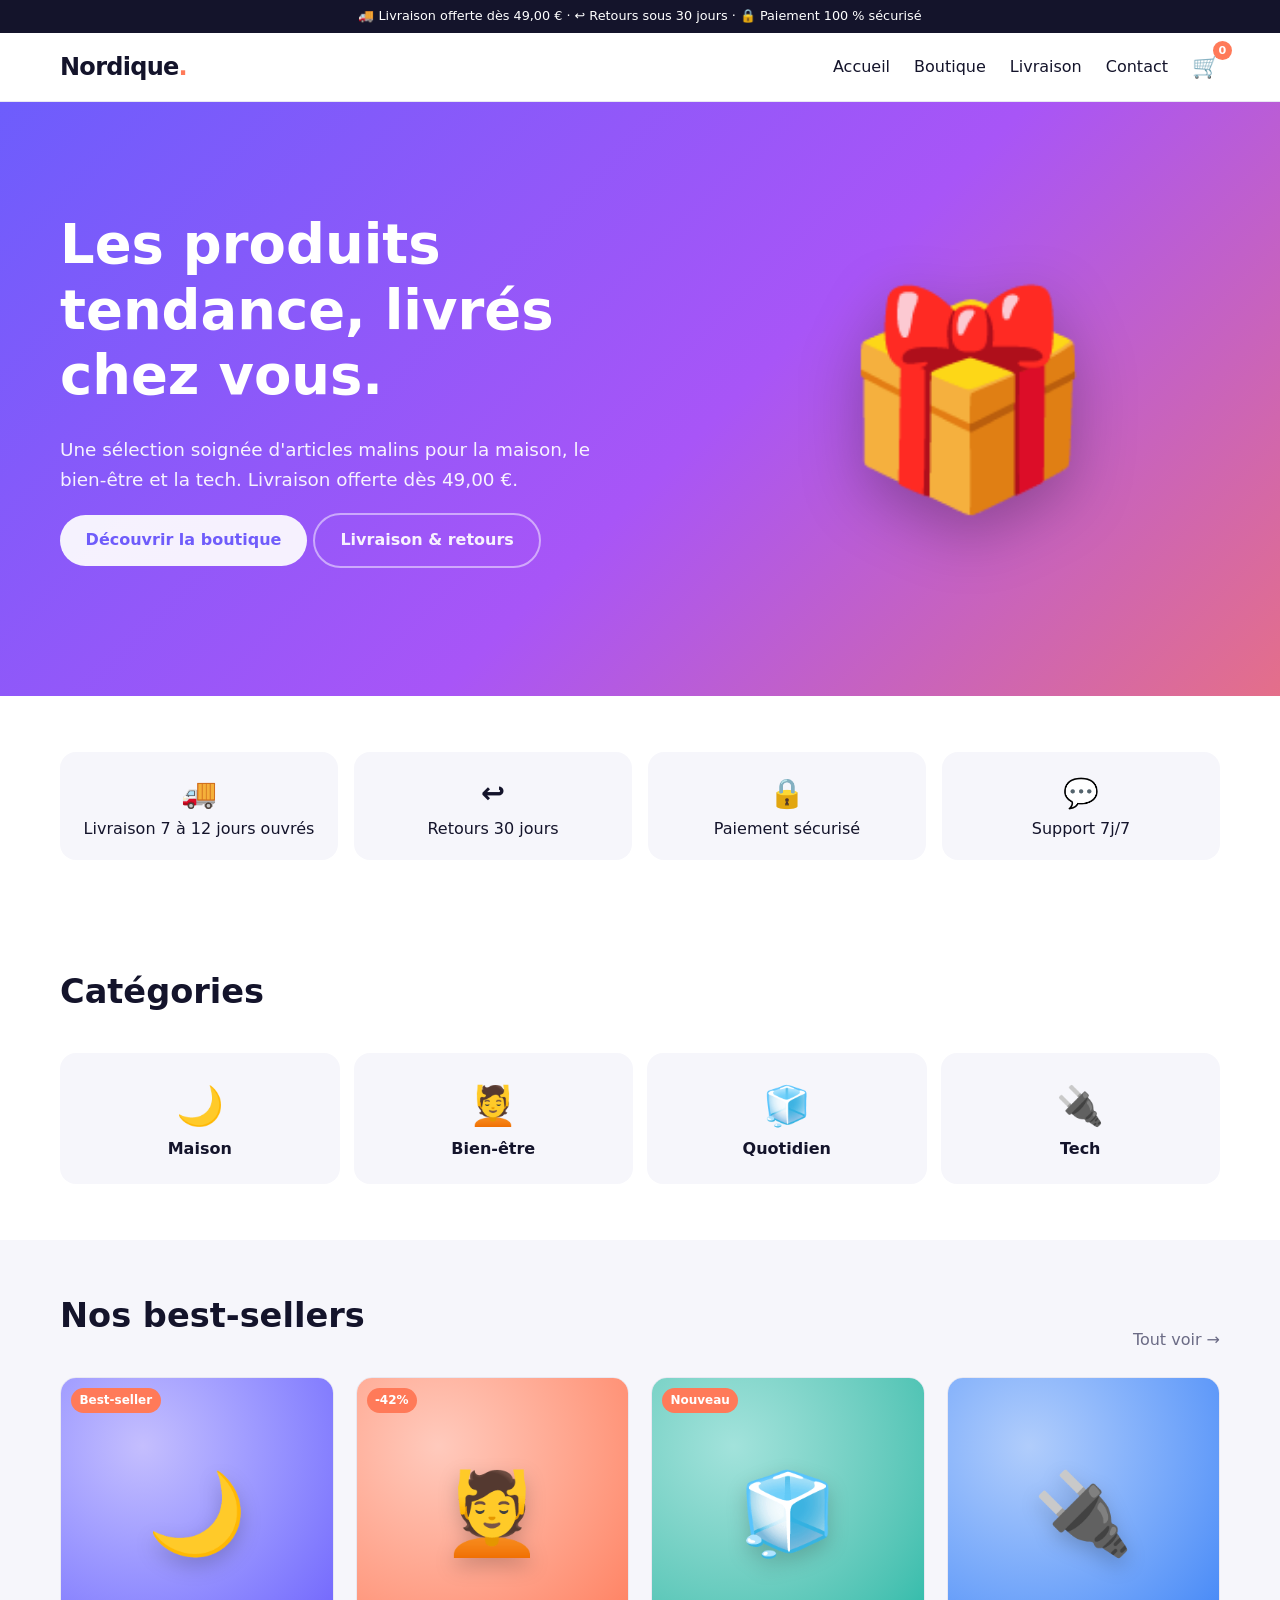
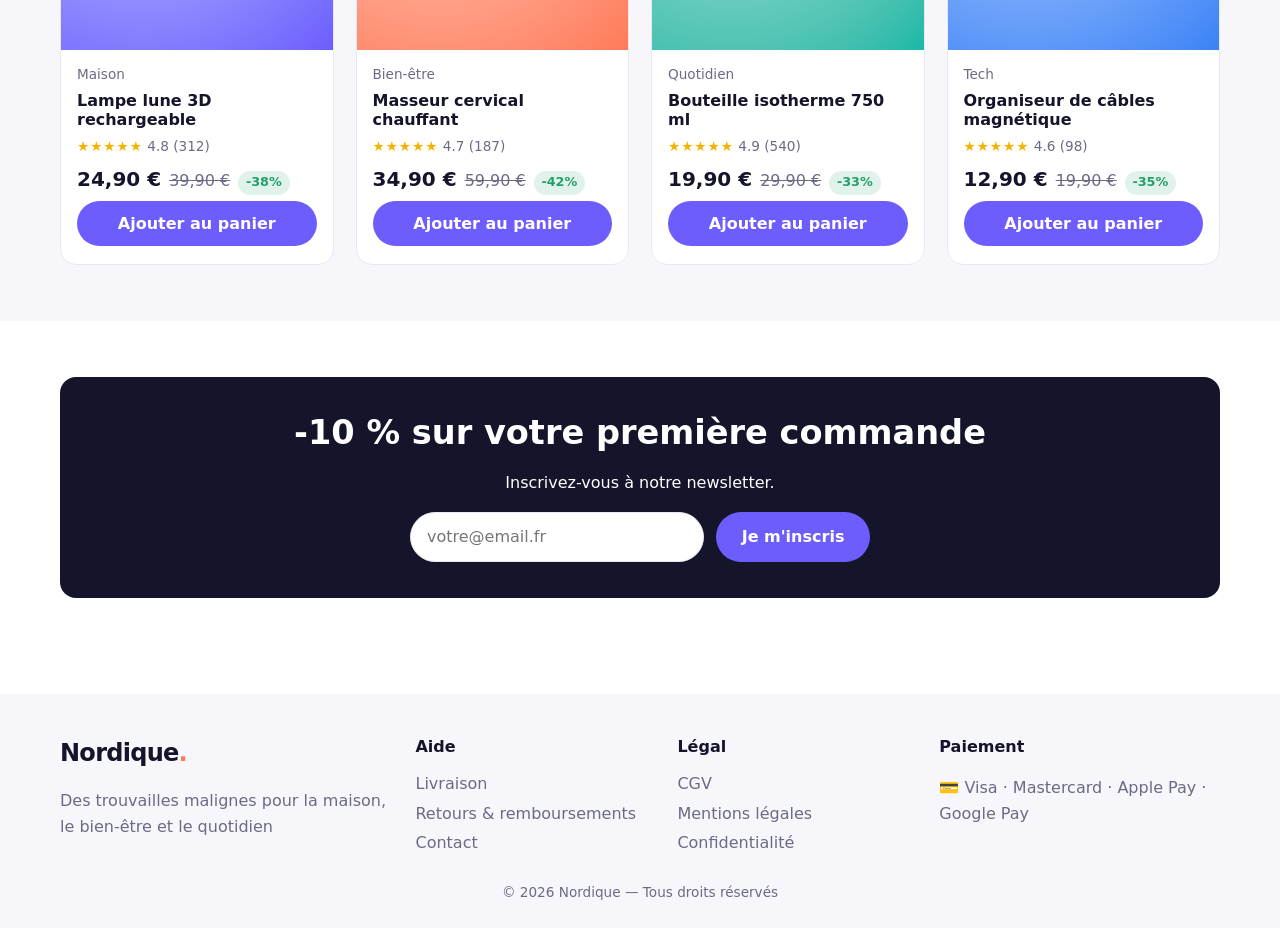
<file: index.html>
<!doctype html>
<html lang="fr"><head><meta charset="utf-8"><meta name="viewport" content="width=device-width,initial-scale=1">
<title>Accueil</title><meta name="description" content="Boutique en ligne : produits tendance, livraison offerte et retours sous 30 jours.">
<link rel="stylesheet" href="css/style.css"></head>
<body data-page="home"><header id="site-header"></header>

<section class="hero"><div class="container"><div>
  <h1>Les produits tendance, livrés chez vous.</h1>
  <p>Une sélection soignée d'articles malins pour la maison, le bien-être et la tech. Livraison offerte dès <span class="js-free"></span>.</p>
  <p><a class="btn" href="boutique.html">Découvrir la boutique</a> <a class="btn alt" href="livraison.html">Livraison & retours</a></p>
</div><div class="hero-art">🎁</div></div></section>
<section><div class="container trust">
  <div><b>🚚</b>Livraison <span class="js-delay"></span></div><div><b>↩️</b>Retours 30 jours</div>
  <div><b>🔒</b>Paiement sécurisé</div><div><b>💬</b>Support 7j/7</div></div></section>
<section><div class="container"><div class="head"><h2>Catégories</h2></div><div id="cats" class="cats"></div></div></section>
<section class="soft"><div class="container"><div class="head"><h2>Nos best-sellers</h2><a href="boutique.html" class="muted">Tout voir →</a></div><div id="featured" class="grid"></div></div></section>
<section><div class="container"><div class="nl"><h2>-10 % sur votre première commande</h2><p>Inscrivez-vous à notre newsletter.</p>
<form id="newsletter" name="newsletter" method="POST" data-netlify="true"><input type="email" name="email" placeholder="votre@email.fr" required><button class="btn">Je m'inscris</button></form></div></div></section>

<footer id="site-footer"></footer>
<script src="js/config.js"></script><script src="js/app.js"></script></body></html>
</file>
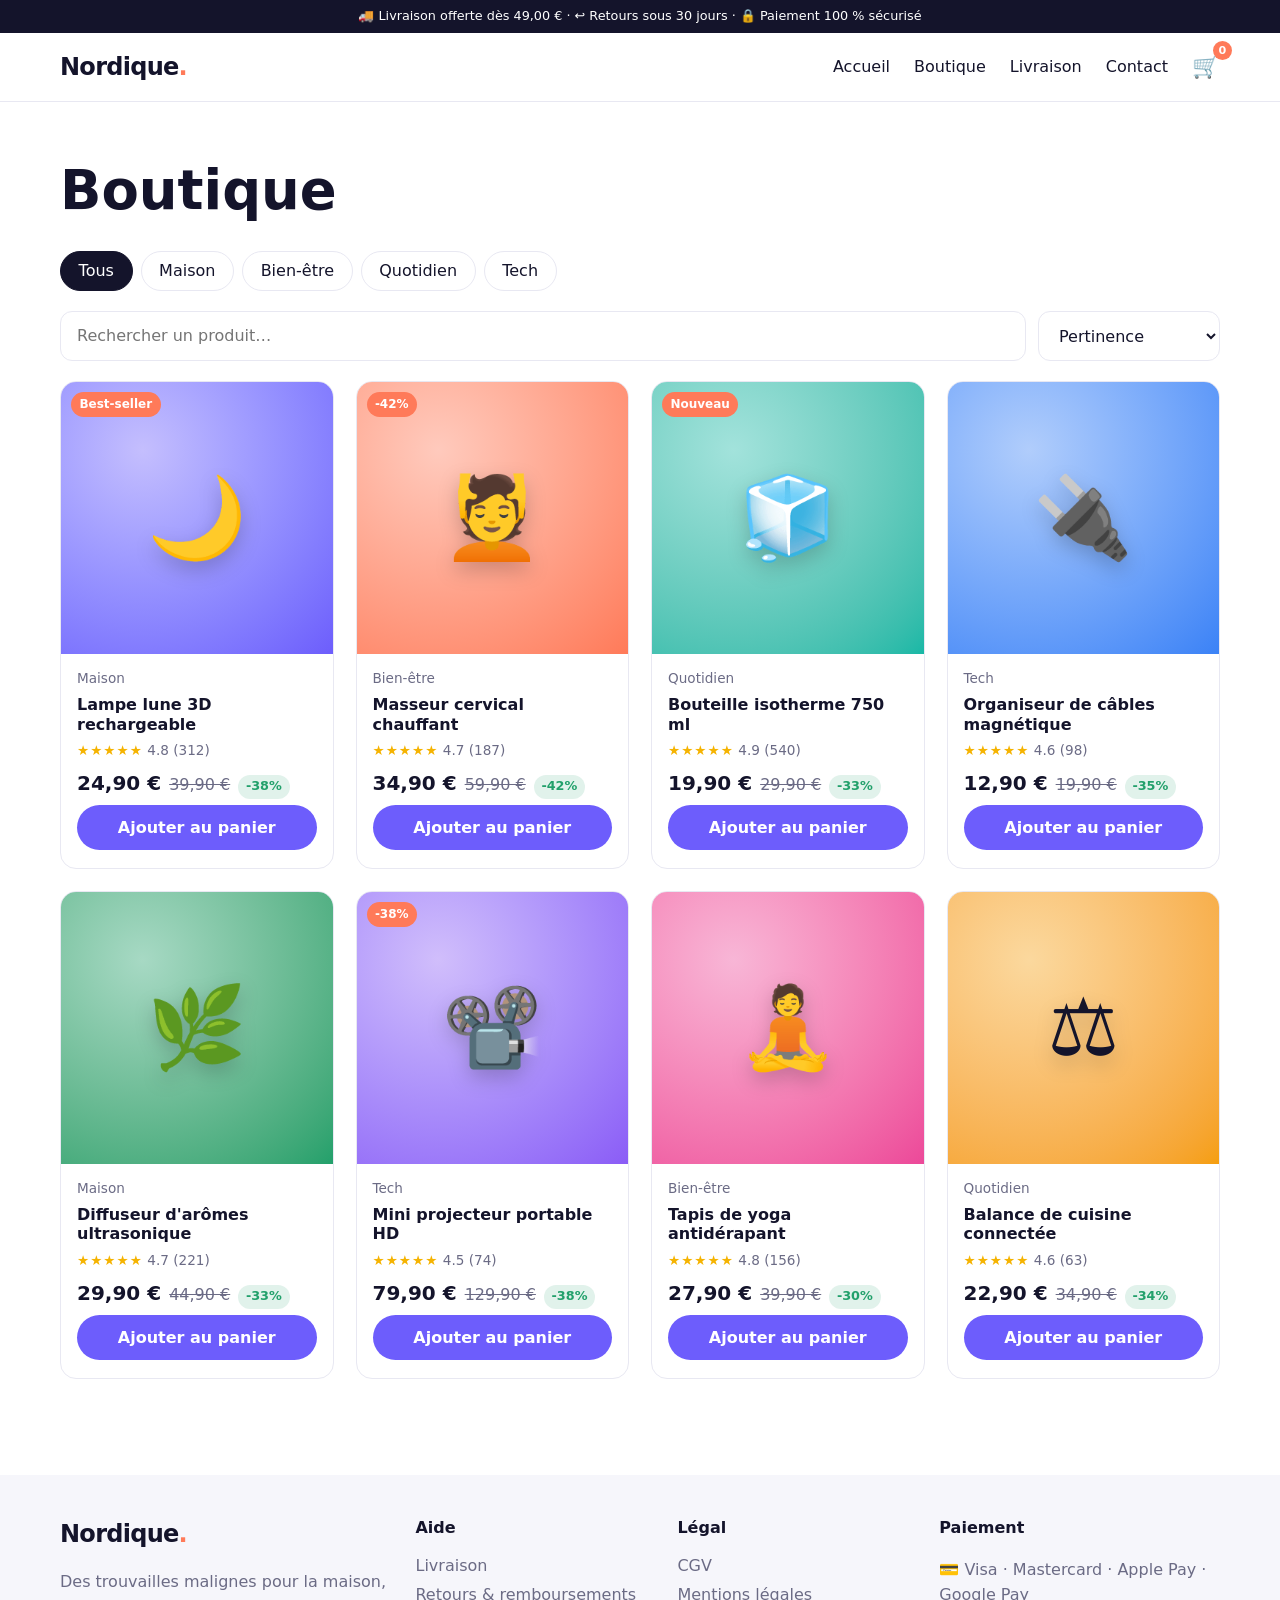
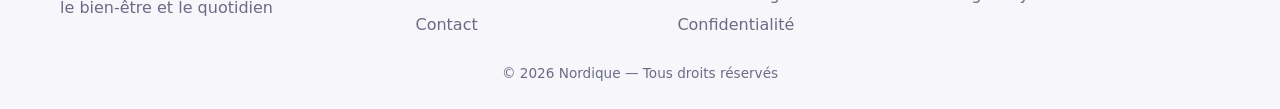
<file: boutique.html>
<!doctype html>
<html lang="fr"><head><meta charset="utf-8"><meta name="viewport" content="width=device-width,initial-scale=1">
<title>Boutique</title><meta name="description" content="">
<link rel="stylesheet" href="css/style.css"></head>
<body data-page="shop"><header id="site-header"></header>

<section><div class="container"><h1>Boutique</h1><div id="filters"></div>
<div class="tools"><input id="search" type="search" placeholder="Rechercher un produit…"><select id="sort"><option value="">Pertinence</option><option value="asc">Prix croissant</option><option value="desc">Prix décroissant</option><option value="rating">Mieux notés</option></select></div>
<div id="grid" class="grid"></div></div></section>
<footer id="site-footer"></footer>
<script src="js/config.js"></script><script src="js/app.js"></script></body></html>
</file>
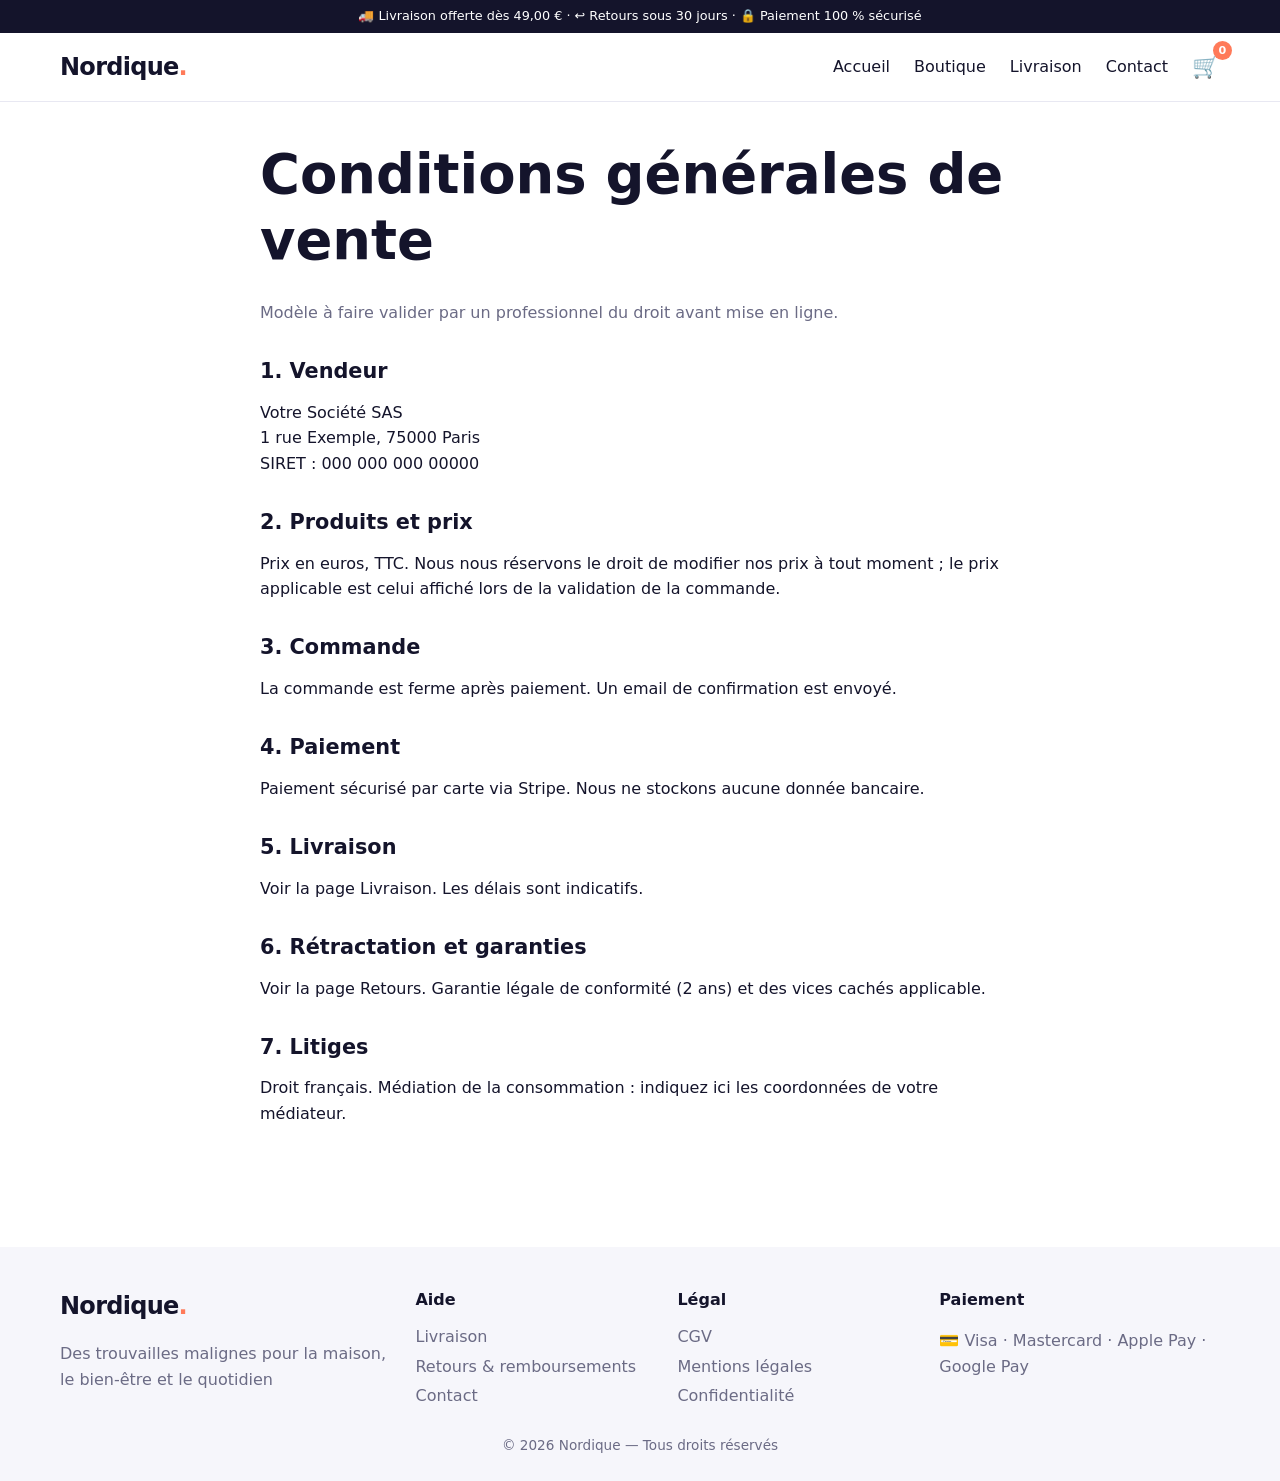
<file: cgv.html>
<!doctype html>
<html lang="fr"><head><meta charset="utf-8"><meta name="viewport" content="width=device-width,initial-scale=1">
<title>Conditions générales de vente</title><meta name="description" content="">
<link rel="stylesheet" href="css/style.css"></head>
<body data-page="static"><header id="site-header"></header>
<div class="container prose"><h1>Conditions générales de vente</h1>
<p class="muted">Modèle à faire valider par un professionnel du droit avant mise en ligne.</p>
<h2>1. Vendeur</h2><p class="js-company"></p>
<h2>2. Produits et prix</h2><p>Prix en euros, TTC. Nous nous réservons le droit de modifier nos prix à tout moment ; le prix applicable est celui affiché lors de la validation de la commande.</p>
<h2>3. Commande</h2><p>La commande est ferme après paiement. Un email de confirmation est envoyé.</p>
<h2>4. Paiement</h2><p>Paiement sécurisé par carte via Stripe. Nous ne stockons aucune donnée bancaire.</p>
<h2>5. Livraison</h2><p>Voir la page <a href="livraison.html">Livraison</a>. Les délais sont indicatifs.</p>
<h2>6. Rétractation et garanties</h2><p>Voir la page <a href="retours.html">Retours</a>. Garantie légale de conformité (2 ans) et des vices cachés applicable.</p>
<h2>7. Litiges</h2><p>Droit français. Médiation de la consommation : indiquez ici les coordonnées de votre médiateur.</p></div>
<footer id="site-footer"></footer>
<script src="js/config.js"></script><script src="js/app.js"></script></body></html>
</file>
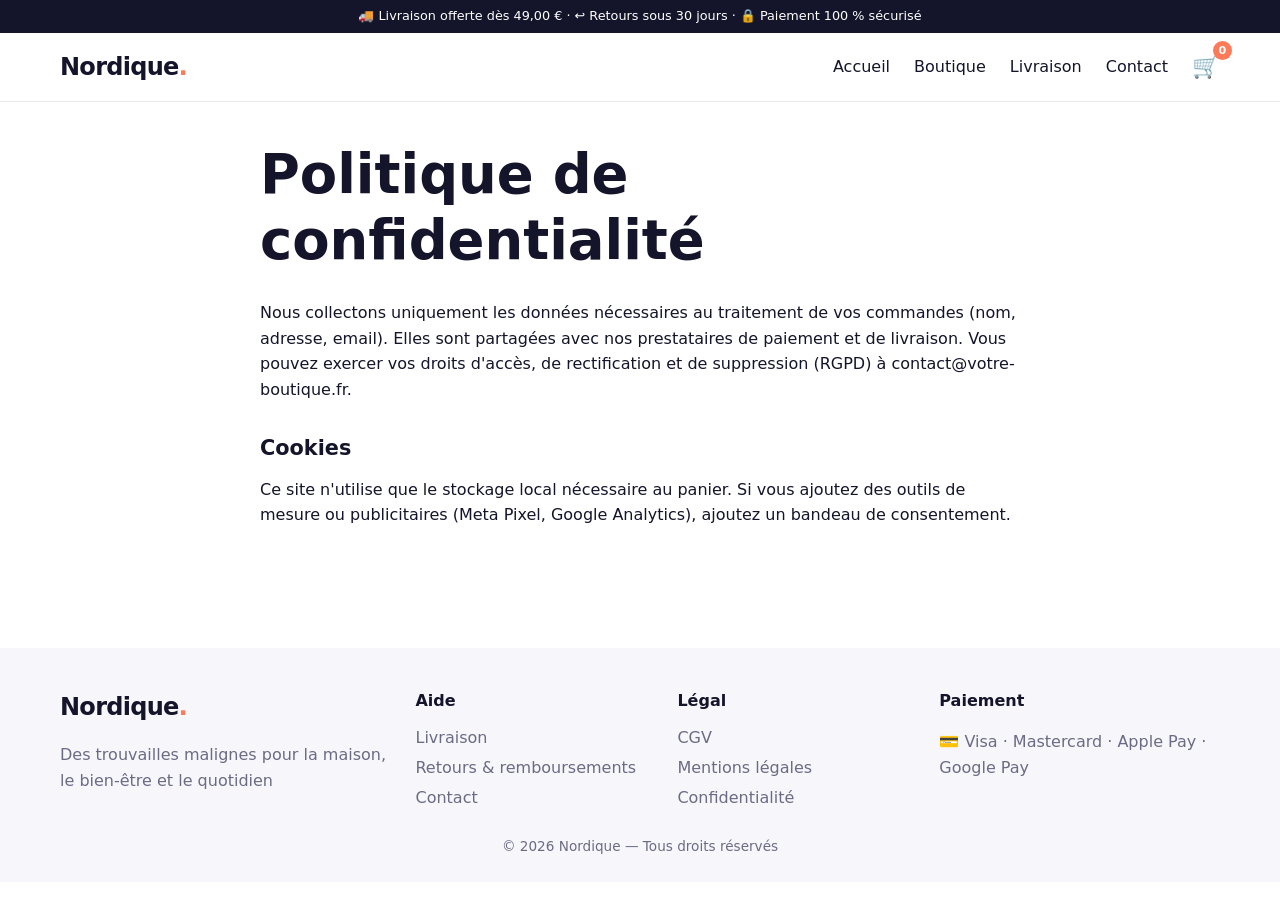
<file: confidentialite.html>
<!doctype html>
<html lang="fr"><head><meta charset="utf-8"><meta name="viewport" content="width=device-width,initial-scale=1">
<title>Politique de confidentialité</title><meta name="description" content="">
<link rel="stylesheet" href="css/style.css"></head>
<body data-page="static"><header id="site-header"></header>
<div class="container prose"><h1>Politique de confidentialité</h1>
<p>Nous collectons uniquement les données nécessaires au traitement de vos commandes (nom, adresse, email). Elles sont partagées avec nos prestataires de paiement et de livraison. Vous pouvez exercer vos droits d'accès, de rectification et de suppression (RGPD) à <a class="js-email"></a>.</p>
<h2>Cookies</h2><p>Ce site n'utilise que le stockage local nécessaire au panier. Si vous ajoutez des outils de mesure ou publicitaires (Meta Pixel, Google Analytics), ajoutez un bandeau de consentement.</p></div>
<footer id="site-footer"></footer>
<script src="js/config.js"></script><script src="js/app.js"></script></body></html>
</file>
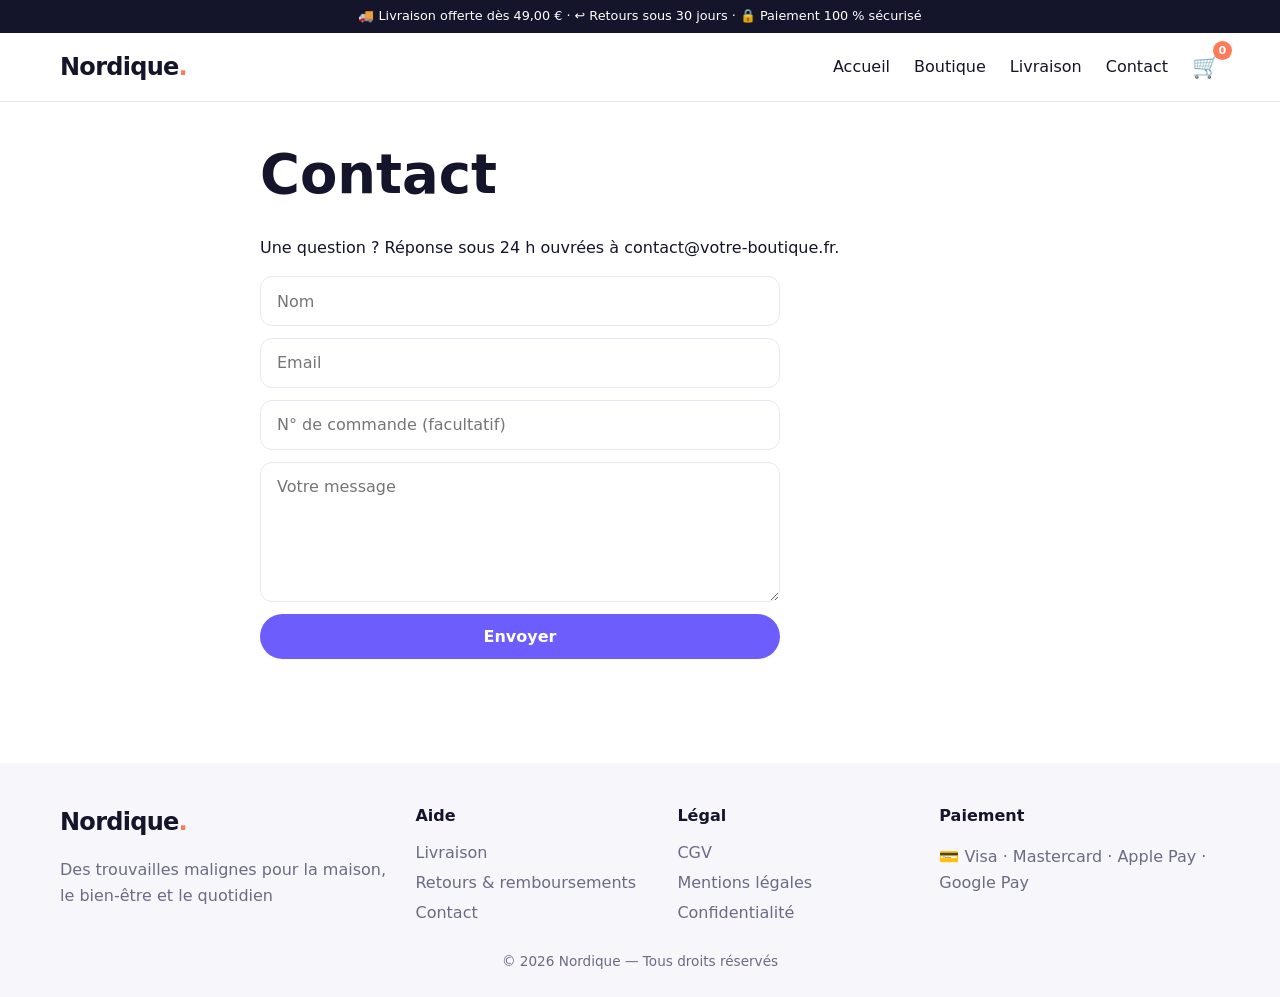
<file: contact.html>
<!doctype html>
<html lang="fr"><head><meta charset="utf-8"><meta name="viewport" content="width=device-width,initial-scale=1">
<title>Contact</title><meta name="description" content="">
<link rel="stylesheet" href="css/style.css"></head>
<body data-page="static"><header id="site-header"></header>

<div class="container prose"><h1>Contact</h1><p>Une question ? Réponse sous 24 h ouvrées à <a class="js-email"></a>.</p>
<form name="contact" method="POST" data-netlify="true" action="succes-contact.html"><input name="nom" placeholder="Nom" required><input name="email" type="email" placeholder="Email" required><input name="commande" placeholder="N° de commande (facultatif)"><textarea name="message" placeholder="Votre message" required></textarea><button class="btn">Envoyer</button></form></div>
<footer id="site-footer"></footer>
<script src="js/config.js"></script><script src="js/app.js"></script></body></html>
</file>
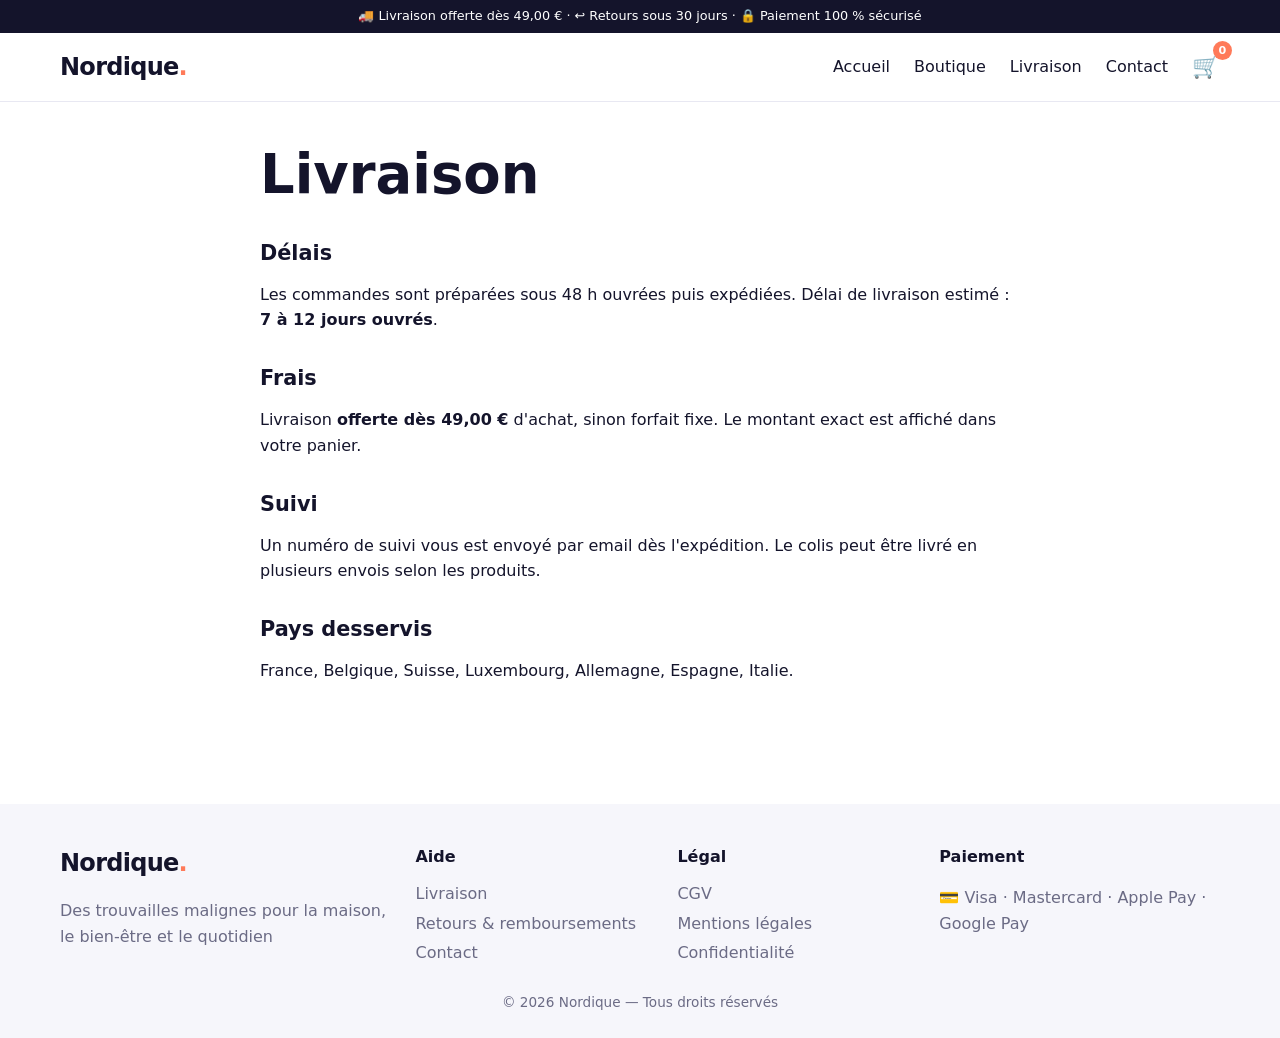
<file: livraison.html>
<!doctype html>
<html lang="fr"><head><meta charset="utf-8"><meta name="viewport" content="width=device-width,initial-scale=1">
<title>Livraison</title><meta name="description" content="">
<link rel="stylesheet" href="css/style.css"></head>
<body data-page="static"><header id="site-header"></header>
<div class="container prose"><h1>Livraison</h1>
<h2>Délais</h2><p>Les commandes sont préparées sous 48 h ouvrées puis expédiées. Délai de livraison estimé : <b class="js-delay"></b>.</p>
<h2>Frais</h2><p>Livraison <b>offerte dès <span class="js-free"></span></b> d'achat, sinon forfait fixe. Le montant exact est affiché dans votre panier.</p>
<h2>Suivi</h2><p>Un numéro de suivi vous est envoyé par email dès l'expédition. Le colis peut être livré en plusieurs envois selon les produits.</p>
<h2>Pays desservis</h2><p>France, Belgique, Suisse, Luxembourg, Allemagne, Espagne, Italie.</p></div>
<footer id="site-footer"></footer>
<script src="js/config.js"></script><script src="js/app.js"></script></body></html>
</file>
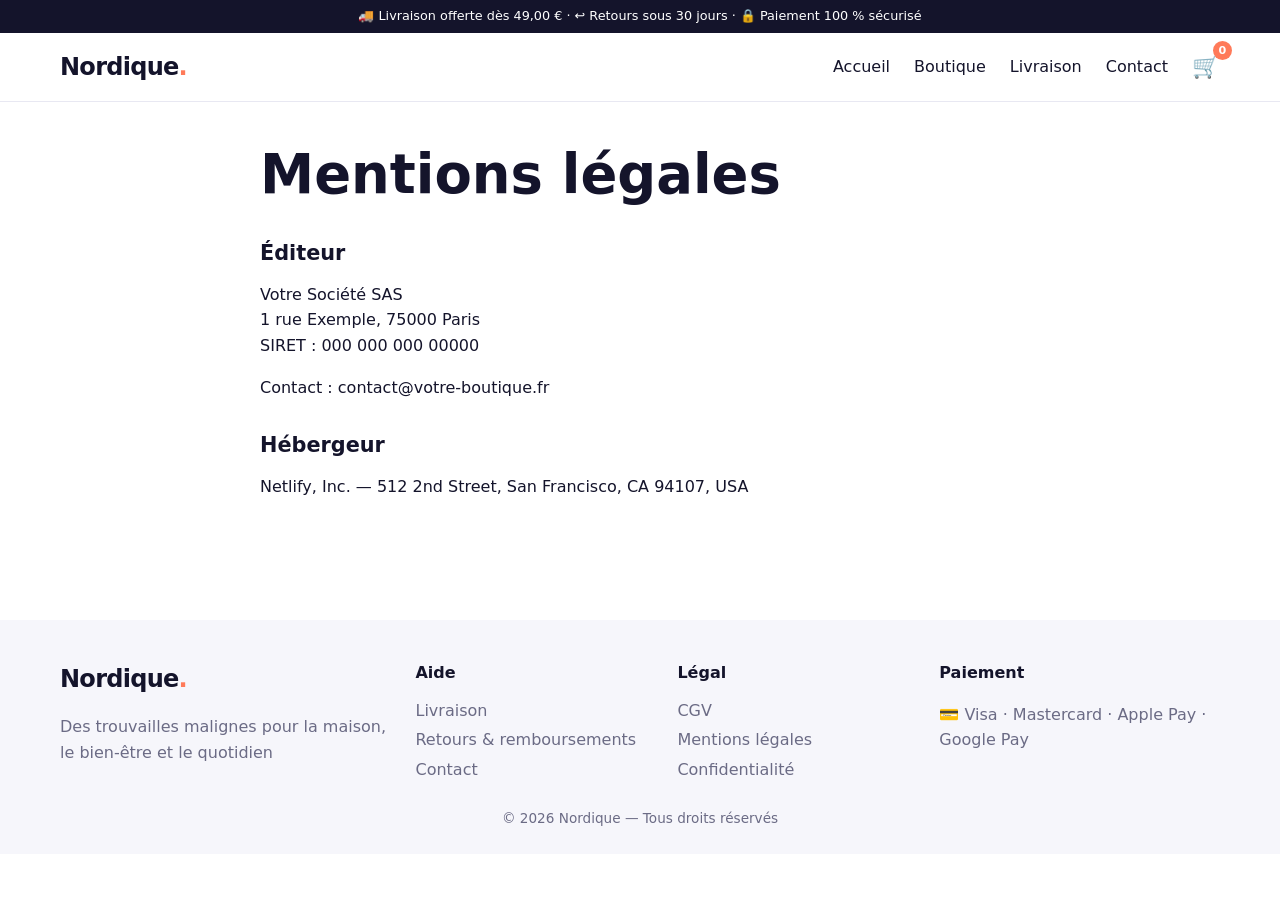
<file: mentions-legales.html>
<!doctype html>
<html lang="fr"><head><meta charset="utf-8"><meta name="viewport" content="width=device-width,initial-scale=1">
<title>Mentions légales</title><meta name="description" content="">
<link rel="stylesheet" href="css/style.css"></head>
<body data-page="static"><header id="site-header"></header>
<div class="container prose"><h1>Mentions légales</h1>
<h2>Éditeur</h2><p class="js-company"></p><p>Contact : <a class="js-email"></a></p>
<h2>Hébergeur</h2><p class="js-host"></p></div>
<footer id="site-footer"></footer>
<script src="js/config.js"></script><script src="js/app.js"></script></body></html>
</file>
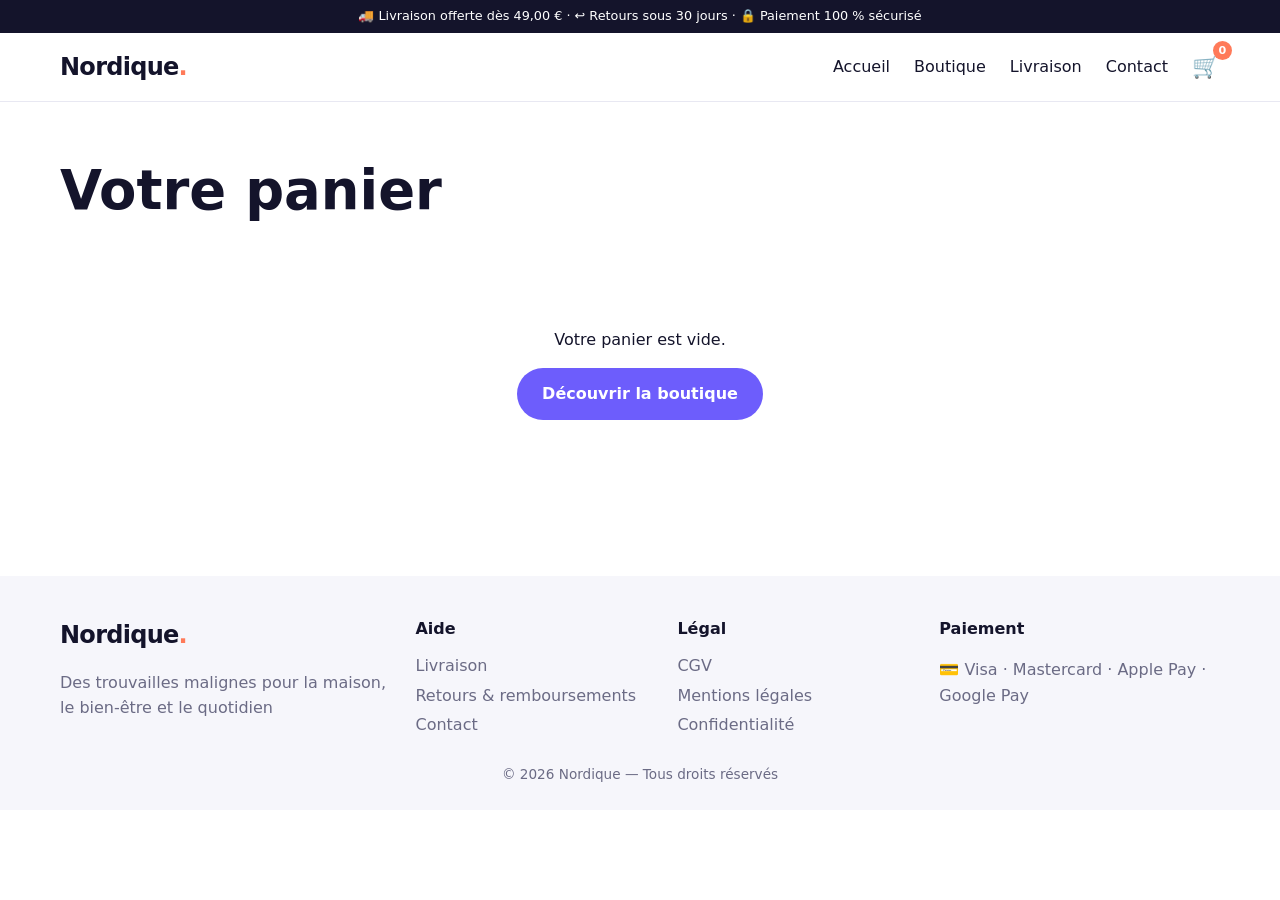
<file: panier.html>
<!doctype html>
<html lang="fr"><head><meta charset="utf-8"><meta name="viewport" content="width=device-width,initial-scale=1">
<title>Panier</title><meta name="description" content="">
<link rel="stylesheet" href="css/style.css"></head>
<body data-page="cart"><header id="site-header"></header>
<section><div class="container"><h1>Votre panier</h1><div id="cart"></div></div></section>
<footer id="site-footer"></footer>
<script src="js/config.js"></script><script src="js/app.js"></script></body></html>
</file>
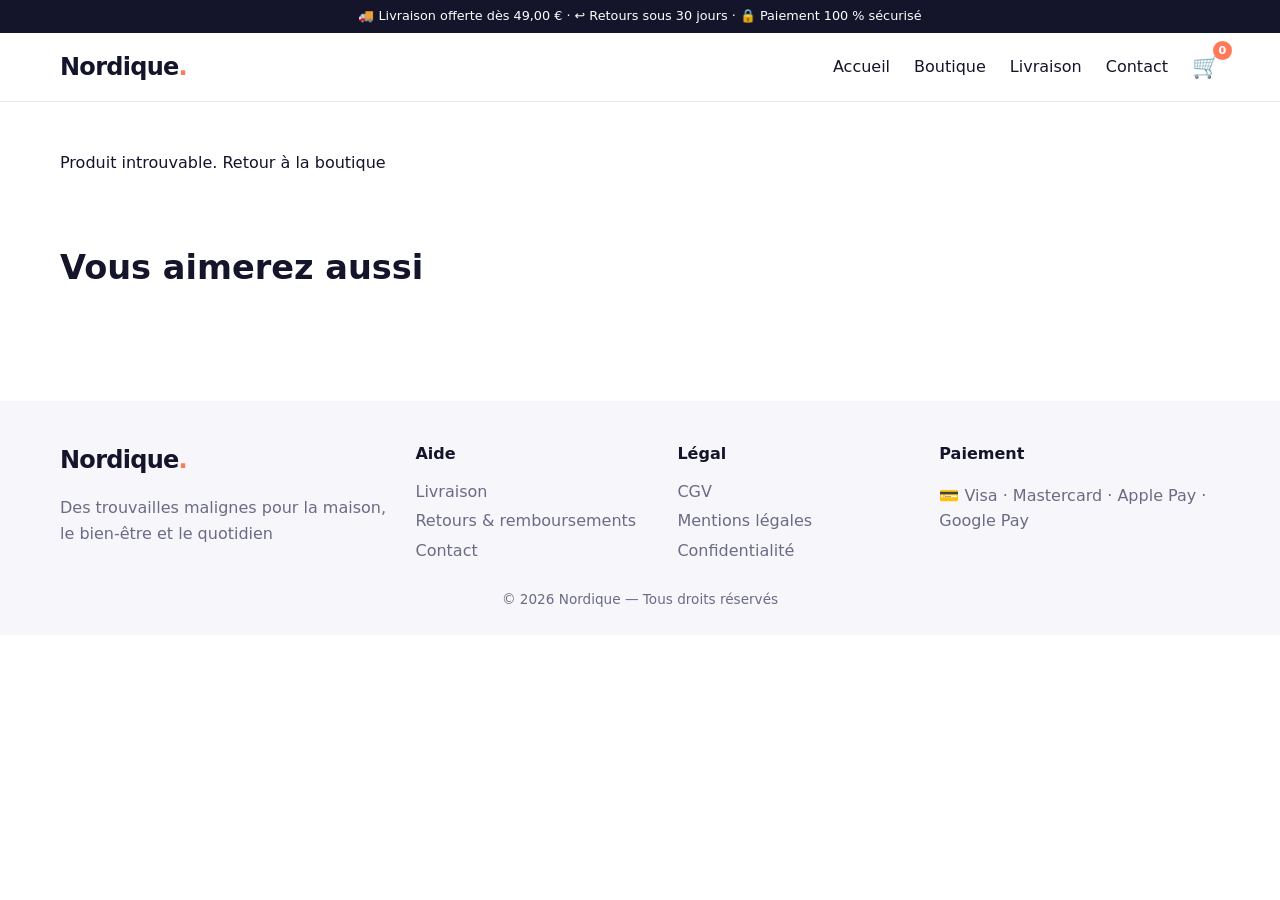
<file: produit.html>
<!doctype html>
<html lang="fr"><head><meta charset="utf-8"><meta name="viewport" content="width=device-width,initial-scale=1">
<title>Produit</title><meta name="description" content="">
<link rel="stylesheet" href="css/style.css"></head>
<body data-page="product"><header id="site-header"></header>

<div class="container"><div id="product"></div></div>
<section><div class="container"><h2>Vous aimerez aussi</h2><div id="related" class="grid"></div></div></section>
<footer id="site-footer"></footer>
<script src="js/config.js"></script><script src="js/app.js"></script></body></html>
</file>
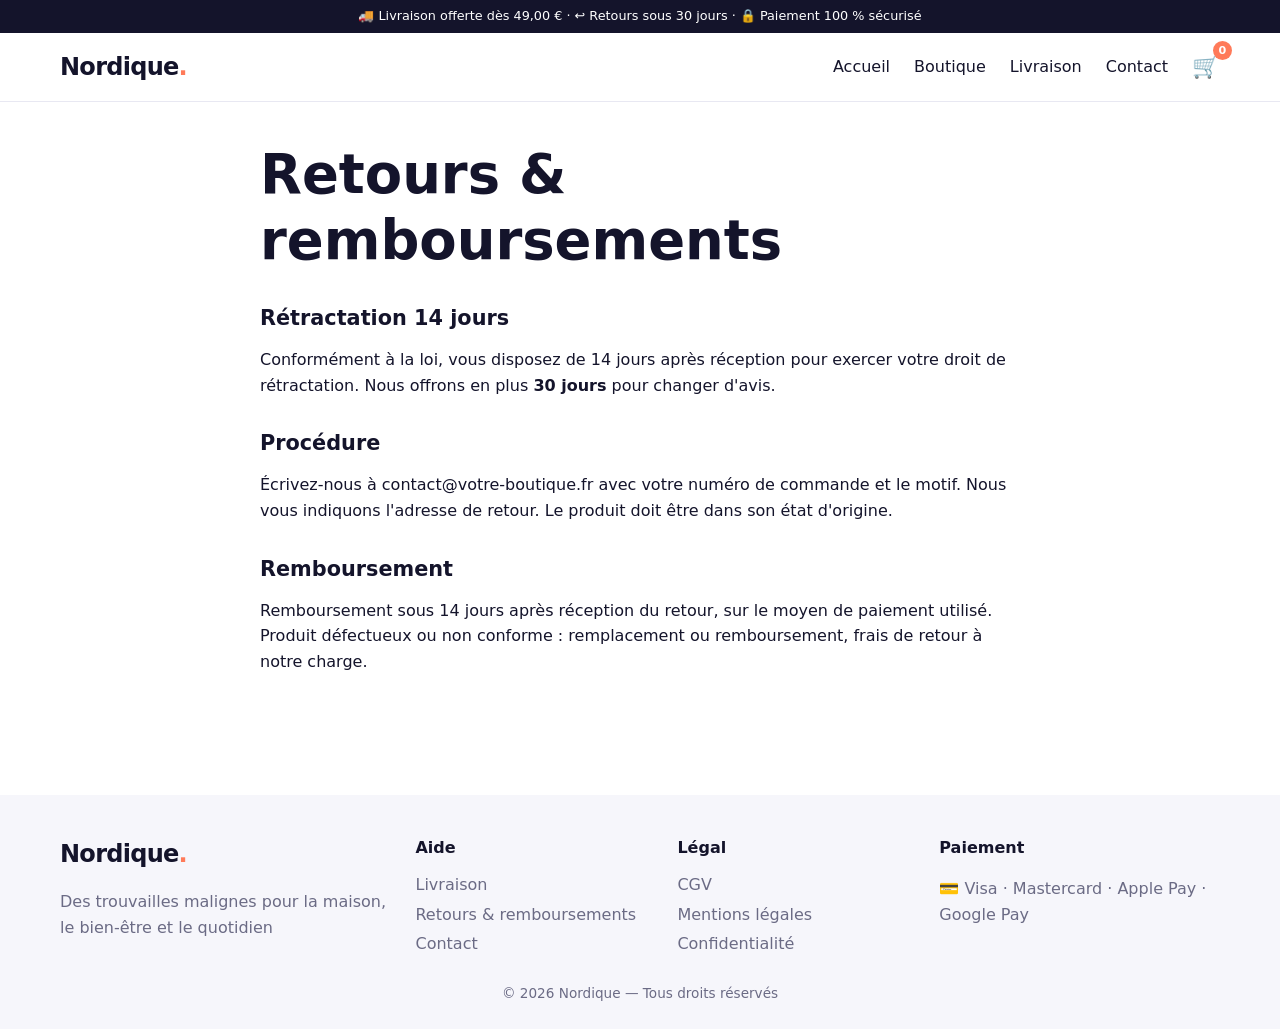
<file: retours.html>
<!doctype html>
<html lang="fr"><head><meta charset="utf-8"><meta name="viewport" content="width=device-width,initial-scale=1">
<title>Retours & remboursements</title><meta name="description" content="">
<link rel="stylesheet" href="css/style.css"></head>
<body data-page="static"><header id="site-header"></header>
<div class="container prose"><h1>Retours & remboursements</h1>
<h2>Rétractation 14 jours</h2><p>Conformément à la loi, vous disposez de 14 jours après réception pour exercer votre droit de rétractation. Nous offrons en plus <b>30 jours</b> pour changer d'avis.</p>
<h2>Procédure</h2><p>Écrivez-nous à <a class="js-email"></a> avec votre numéro de commande et le motif. Nous vous indiquons l'adresse de retour. Le produit doit être dans son état d'origine.</p>
<h2>Remboursement</h2><p>Remboursement sous 14 jours après réception du retour, sur le moyen de paiement utilisé. Produit défectueux ou non conforme : remplacement ou remboursement, frais de retour à notre charge.</p></div>
<footer id="site-footer"></footer>
<script src="js/config.js"></script><script src="js/app.js"></script></body></html>
</file>
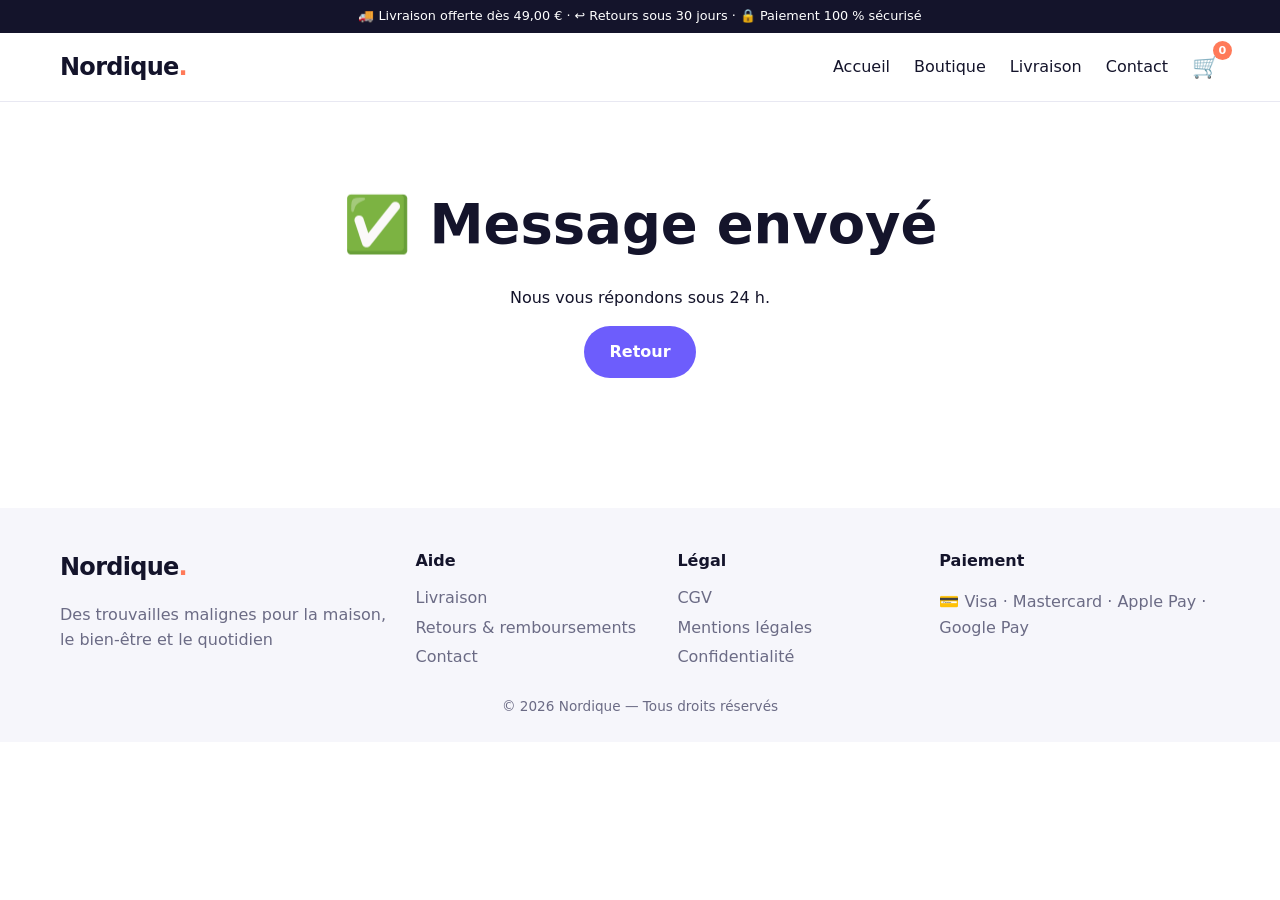
<file: succes-contact.html>
<!doctype html>
<html lang="fr"><head><meta charset="utf-8"><meta name="viewport" content="width=device-width,initial-scale=1">
<title>Message envoyé</title><meta name="description" content="">
<link rel="stylesheet" href="css/style.css"></head>
<body data-page="static"><header id="site-header"></header>
<div class="container center"><h1>✅ Message envoyé</h1><p>Nous vous répondons sous 24 h.</p><a class="btn" href="index.html">Retour</a></div>
<footer id="site-footer"></footer>
<script src="js/config.js"></script><script src="js/app.js"></script></body></html>
</file>
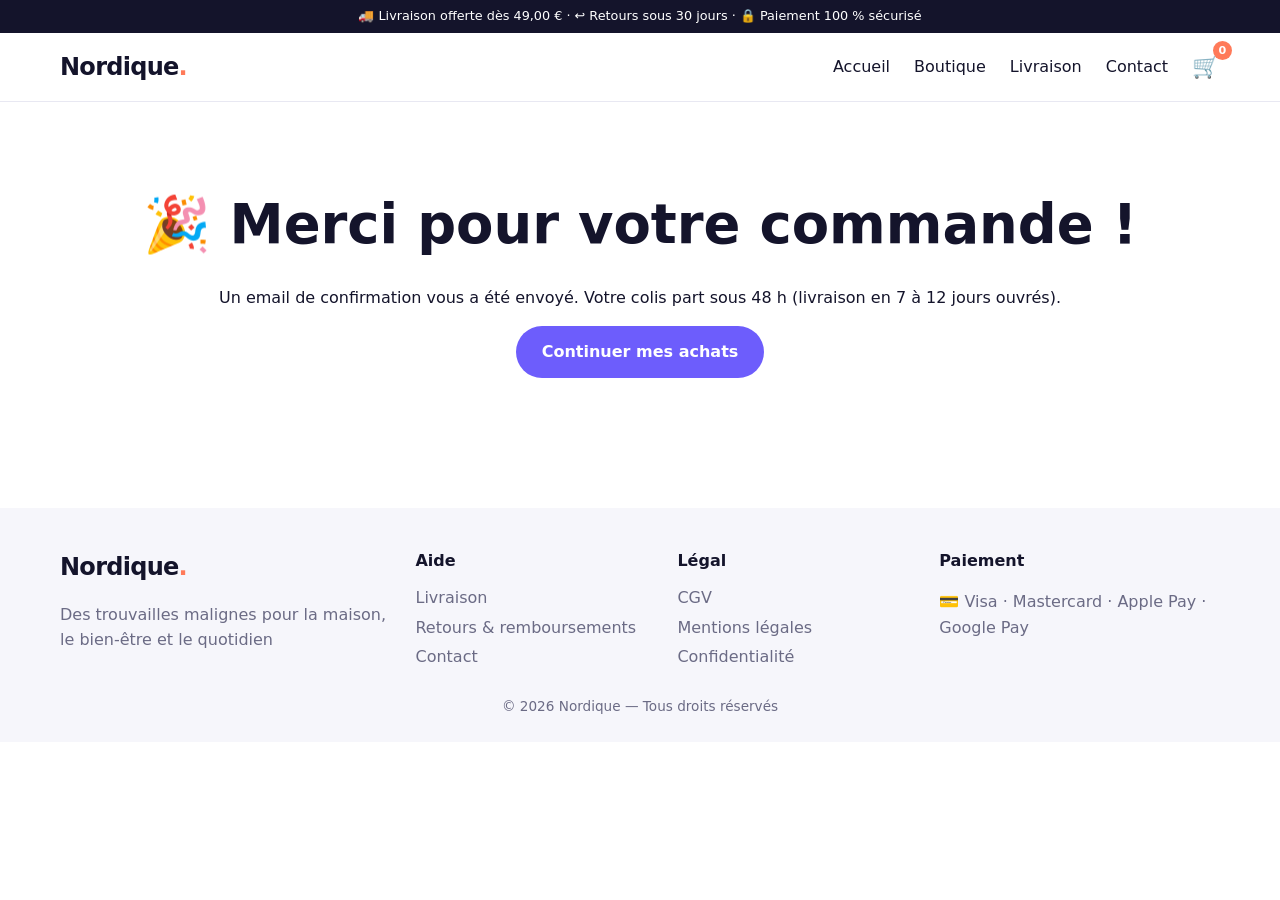
<file: succes.html>
<!doctype html>
<html lang="fr"><head><meta charset="utf-8"><meta name="viewport" content="width=device-width,initial-scale=1">
<title>Commande confirmée</title><meta name="description" content="">
<link rel="stylesheet" href="css/style.css"></head>
<body data-page="success"><header id="site-header"></header>

<div class="container center"><h1>🎉 Merci pour votre commande !</h1>
<p>Un email de confirmation vous a été envoyé. Votre colis part sous 48 h (livraison en <span class="js-delay"></span>).</p>
<a class="btn" href="boutique.html">Continuer mes achats</a></div>
<footer id="site-footer"></footer>
<script src="js/config.js"></script><script src="js/app.js"></script></body></html>
</file>
<file: css/style.css>
:root{--bg:#fff;--soft:#f6f6fb;--ink:#14142b;--muted:#6b6b85;--brand:#6d5dfc;--brand-d:#5546e0;--accent:#ff7a59;--line:#e8e8f2;--ok:#22a06b;--r:16px}
@media(prefers-color-scheme:dark){:root{--bg:#0e0e1a;--soft:#171726;--ink:#f1f1fa;--muted:#9a9ab5;--line:#262640}}
*{box-sizing:border-box}html{scroll-behavior:smooth}
body{margin:0;font:16px/1.6 system-ui,-apple-system,"Segoe UI",Roboto,sans-serif;background:var(--bg);color:var(--ink)}
a{color:inherit;text-decoration:none}img{max-width:100%;display:block}
.container{width:min(1160px,100% - 32px);margin-inline:auto}
.muted{color:var(--muted)}.small{font-size:.85rem}
h1,h2,h3{line-height:1.2;margin:0 0 .5em}h1{font-size:clamp(2rem,5vw,3.4rem)}h2{font-size:clamp(1.5rem,3vw,2.1rem)}
.btn{display:inline-block;background:var(--brand);color:#fff;border:0;border-radius:999px;padding:.8em 1.6em;font-weight:600;font-size:1rem;font-family:inherit;cursor:pointer;transition:.2s;text-align:center}
.btn:hover{background:var(--brand-d);transform:translateY(-1px)}.btn:disabled{opacity:.6;cursor:wait}
.btn-block{display:block;width:100%}.btn.alt{background:transparent;color:var(--ink);border:2px solid var(--line)}
.link{background:none;border:0;color:var(--muted);text-decoration:underline;cursor:pointer;padding:0;font:inherit;font-size:.85rem}
/* header */
header{position:sticky;top:0;z-index:50;background:var(--bg);border-bottom:1px solid var(--line)}
.announce{background:var(--ink);color:var(--bg);text-align:center;font-size:.8rem;padding:.5em 1em}
.bar{display:flex;align-items:center;gap:24px;height:68px}
.logo{font-weight:800;font-size:1.5rem;letter-spacing:-.03em}.logo i{color:var(--accent);font-style:normal}
nav{display:flex;gap:24px;margin-left:auto;font-weight:500}nav a:hover{color:var(--brand)}
.cart-link{position:relative;font-size:1.4rem}.cart-count{position:absolute;top:-8px;right:-12px;background:var(--accent);color:#fff;font-size:.7rem;font-weight:700;border-radius:99px;min-width:19px;height:19px;display:grid;place-items:center}
.burger{display:none;background:none;border:0;font-size:1.6rem;color:var(--ink)}
@media(max-width:720px){.burger{display:block}nav{display:none;position:absolute;top:100%;left:0;right:0;background:var(--bg);flex-direction:column;padding:16px;border-bottom:1px solid var(--line)}nav.open{display:flex}.cart-link{margin-left:auto}}
/* hero */
.hero{background:linear-gradient(135deg,#6d5dfc 0%,#a855f7 55%,#ff7a59 120%);color:#fff;padding:clamp(48px,9vw,110px) 0}
.hero .container{display:grid;grid-template-columns:1.1fr .9fr;gap:40px;align-items:center}
.hero p{font-size:1.15rem;opacity:.92;max-width:34em}.hero .btn{background:#fff;color:var(--brand)}.hero .btn.alt{background:transparent;color:#fff;border-color:#fff8}
.hero-art{font-size:clamp(7rem,18vw,13rem);text-align:center;filter:drop-shadow(0 20px 30px #0004)}
@media(max-width:720px){.hero .container{grid-template-columns:1fr}.hero-art{order:-1;font-size:6rem}}
section{padding:56px 0}.soft{background:var(--soft)}.head{display:flex;justify-content:space-between;align-items:end;gap:12px;margin-bottom:24px}
.trust{display:grid;grid-template-columns:repeat(4,1fr);gap:16px;text-align:center}.trust div{padding:18px;background:var(--soft);border-radius:var(--r)}.trust b{display:block;font-size:1.8rem}
@media(max-width:720px){.trust{grid-template-columns:1fr 1fr}}
.cats{display:grid;grid-template-columns:repeat(auto-fit,minmax(150px,1fr));gap:14px}.cat{background:var(--soft);border-radius:var(--r);padding:22px;text-align:center;font-weight:600;transition:.2s}.cat:hover{transform:translateY(-3px);box-shadow:0 10px 24px #0001}.cat span{display:block;font-size:2.4rem}
/* grid + cards */
.grid{display:grid;grid-template-columns:repeat(auto-fill,minmax(235px,1fr));gap:22px}
.card{border:1px solid var(--line);border-radius:var(--r);overflow:hidden;background:var(--bg);transition:.2s;display:flex;flex-direction:column}.card:hover{box-shadow:0 12px 30px #0001;transform:translateY(-3px)}
.card-img{position:relative;display:block;aspect-ratio:1}.card-img img,.ph{width:100%;height:100%;object-fit:cover}
.ph{display:grid;place-items:center;background:radial-gradient(circle at 30% 25%,color-mix(in srgb,var(--c) 40%,#fff),var(--c));aspect-ratio:1}.ph span{font-size:5rem;filter:drop-shadow(0 8px 10px #0003)}.ph.big span{font-size:9rem}
.badge{position:absolute;top:10px;left:10px;background:var(--accent);color:#fff;font-size:.75rem;font-weight:700;padding:.25em .7em;border-radius:99px}
.card-body{padding:14px 16px 18px;display:flex;flex-direction:column;gap:6px;flex:1}.card h3{font-size:1rem;margin:0}.card .btn{margin-top:auto}
.stars{color:#f5b301;letter-spacing:1px}.rating{color:var(--muted)}
.price-row{display:flex;align-items:baseline;gap:8px;flex-wrap:wrap}.price-row strong{font-size:1.25rem}.price-row.big strong{font-size:2rem}.off{background:#22a06b22;color:var(--ok);font-weight:700;font-size:.8rem;padding:.15em .6em;border-radius:99px}
/* shop */
.tools{display:flex;gap:12px;flex-wrap:wrap;margin:20px 0}.tools input,.tools select,.buy input,form input,form textarea{padding:.7em 1em;border:1px solid var(--line);border-radius:12px;background:var(--bg);color:var(--ink);font:inherit}
.tools input{flex:1;min-width:180px}.chip{border:1px solid var(--line);background:var(--bg);color:var(--ink);border-radius:99px;padding:.4em 1.1em;cursor:pointer;font:inherit}.chip.on{background:var(--ink);color:var(--bg);border-color:var(--ink)}
#filters{display:flex;gap:8px;flex-wrap:wrap}
/* product */
#product{display:grid;grid-template-columns:1fr 1fr;gap:48px;padding-top:32px}@media(max-width:800px){#product{grid-template-columns:1fr;gap:24px}}
.p-img{border-radius:var(--r);overflow:hidden}.p-info h1{font-size:2rem}
.ticks{list-style:none;padding:0}.ticks li::before{content:"✓";color:var(--ok);font-weight:800;margin-right:.6em}
.buy{display:flex;gap:12px;margin:20px 0}.buy input{width:76px}.buy .btn{flex:1}
.stock{color:var(--accent);font-weight:600;margin-bottom:14px}.trust-mini{display:flex;flex-wrap:wrap;gap:8px 18px;color:var(--muted);font-size:.9rem;border-top:1px solid var(--line);padding-top:14px}
/* cart */
#cart{display:grid;grid-template-columns:1fr 340px;gap:32px;align-items:start}@media(max-width:860px){#cart{grid-template-columns:1fr}}
.empty{grid-column:1/-1;text-align:center;padding:60px 0}
.line{display:flex;align-items:center;gap:16px;padding:16px 0;border-bottom:1px solid var(--line)}.thumb{width:84px;border-radius:12px;overflow:hidden;flex:none}.thumb .ph span{font-size:2.4rem}.grow{flex:1}
.qty{display:flex;align-items:center;gap:10px;border:1px solid var(--line);border-radius:99px;padding:2px 6px}.qty button{border:0;background:none;color:var(--ink);font-size:1.2rem;cursor:pointer;width:28px}.line-total{min-width:80px;text-align:right}
.summary{background:var(--soft);border-radius:var(--r);padding:24px;position:sticky;top:96px}.sum{display:flex;justify-content:space-between;padding:6px 0}.total{font-size:1.2rem;font-weight:800;border-top:1px solid var(--line);margin:8px 0 16px;padding-top:12px}
.ship-bar{position:relative;background:var(--soft);border-radius:99px;height:30px;overflow:hidden;margin-bottom:8px}.ship-bar div{position:absolute;inset:0 auto 0 0;background:#6d5dfc33}.ship-bar.full div{background:#22a06b33}.ship-bar span{position:relative;display:block;text-align:center;font-size:.85rem;line-height:30px;font-weight:600}
.err{color:#d93636;font-size:.9rem}
/* prose */
.prose{max-width:760px;padding:40px 0 64px}.prose h2{margin-top:1.6em;font-size:1.3rem}
form{display:grid;gap:12px;max-width:520px}form textarea{min-height:140px}
.nl{background:var(--ink);color:var(--bg);border-radius:var(--r);padding:36px;text-align:center}.nl form{display:flex;margin:16px auto 0;max-width:460px}.nl input{flex:1;border-radius:99px}
/* footer */
footer{background:var(--soft);margin-top:40px;padding-top:40px}.foot{display:grid;grid-template-columns:1.4fr 1fr 1fr 1.2fr;gap:28px}@media(max-width:720px){.foot{grid-template-columns:1fr 1fr}}
footer h4{margin:0 0 10px}footer a{display:block;color:var(--muted);padding:2px 0}footer a:hover{color:var(--brand)}.copy{text-align:center;color:var(--muted);font-size:.85rem;padding:24px 0}
.toast{position:fixed;bottom:24px;left:50%;transform:translate(-50%,20px);background:var(--ink);color:var(--bg);padding:.8em 1.4em;border-radius:99px;opacity:0;transition:.3s;z-index:99}.toast.show{opacity:1;transform:translate(-50%,0)}
.center{text-align:center;padding:90px 0}
</file>
